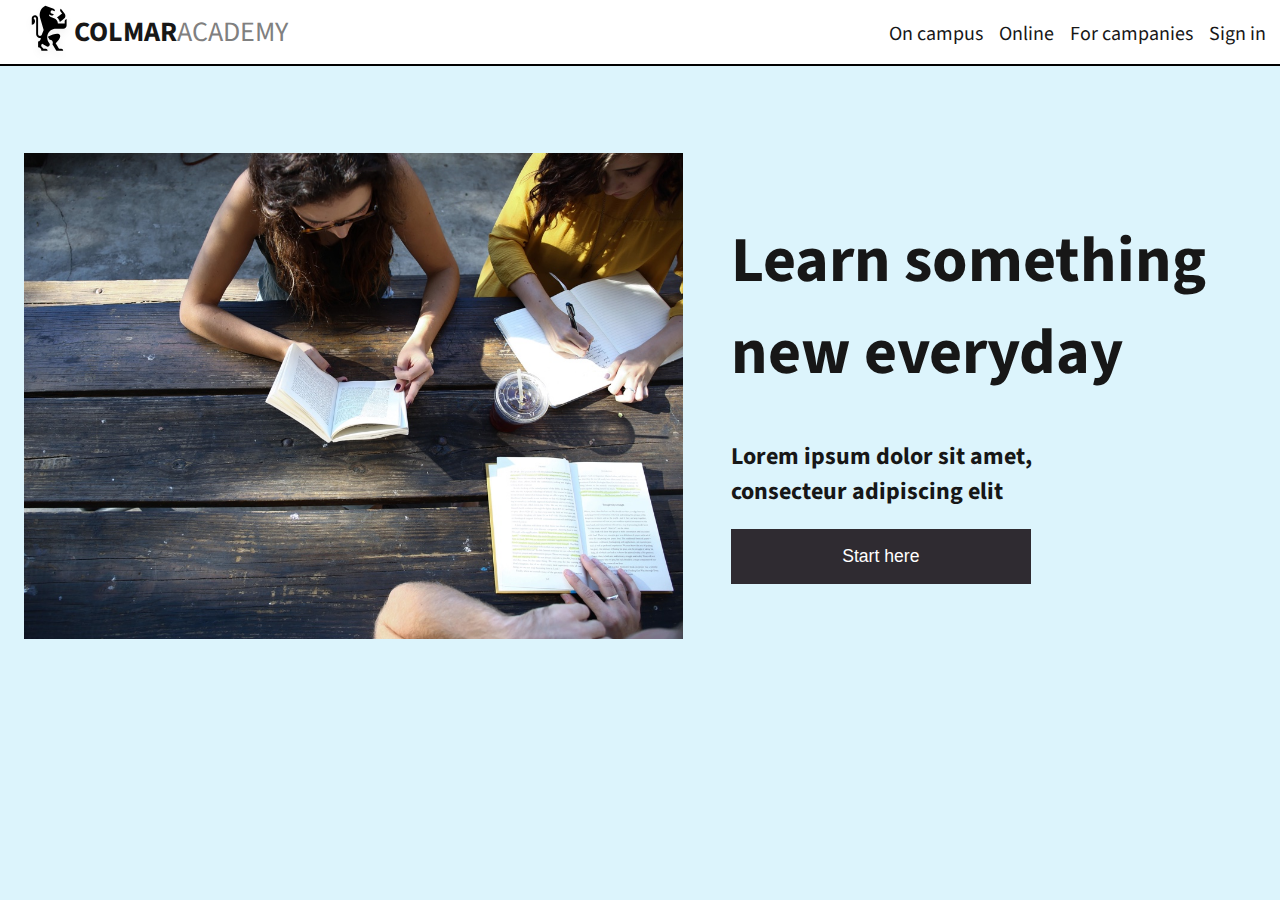
<file: website/gitwebsite.html>
<!doctype html>

<html lang="en">
<head>
  <meta charset="utf-8">

  <title>The HTML5 Herald</title>
  <meta name="description" content="The HTML5 Herald">
  <meta name="author" content="SitePoint">

  <link href="https://fonts.googleapis.com/css2?family=Source+Sans+Pro:ital,wght@0,300;0,400;0,700;1,300;1,400;1,700&display=swap" rel="stylesheet">
  <link rel="stylesheet" href="./ressources/css/styles.css">

</head>

<body>
    <!-- Navigation Area -->

    <header>

        <div class="nav">

            <div class="logo">
                <img src="/website/ressources/capstone_colmar_assets/capstone_colmar_assets/images/ic-logo.svg">
            
                <div class="logo-text">
                    <span class="nav-colmar">COLMAR</span><span class="nav-academy">ACADEMY</span>
                </div>
            </div>


            <nav class="navigation">
                <ul>
                    <li>On campus</li>
                    <li>Online</li>
                    <li>For campanies</li>
                    <li>Sign in</li>
                </ul>
            </nav>
        </div>

    </header>

    <!-- Content Area -->

    <div class="content-area">

        <div class="content-area-img">
            <img src="../website/ressources/capstone_colmar_assets/capstone_colmar_assets/images/banner.jpg" class="img-banner">
        </div>

        <div class="container-content-area-text">
            <div class="content-area-text">
                <h1 class="content-area-h"> Learn something new everyday</h1>
    
                <p class="content-area-p">Lorem ipsum dolor sit amet, 
                    <br/>consecteur adipiscing elit</p>
    
                <button class="content-area-button">Start here</button>
            </div>
        </div>

    </div>

    <footer>

    </footer>
</body>
</html>
</file>
<file: website/ressources/css/styles.css>
/********* Generall Area *******/

body {
    margin: 0;
    padding: 0;
    box-sizing: border-box;
    background-color: rgb(220, 244, 252);
    color: #171717;
    font-family: 'Source Sans Pro', sans-serif;
    padding-top: 64px;
}

html {
    font-size: 16px;
}

h1, h2, h3, h4, h5, h6, p {
    margin: 0;
    padding: 0;
}

/********* Header Area *******/

header {
    height: 64px;
    position: fixed;
    width: 97%;
    right: 0;
    left: 0;
    top: 0;
    border-bottom: 2px solid black;
    padding: 0px 24px 0px 24px;
    z-index: 10;
    background-color: white;
}

li {
    list-style: none;
}
.nav {
    display: flex;
    justify-content: space-between;
    height: 64px;
}

.logo {
    display: flex;
    justify-content: center;
    align-items: center;
}

.navigation ul {
    display: flex;
    align-items: center;
    vertical-align: middle;
}

.navigation ul li {
    padding-left: 16px;
}

.navigation {
    margin: auto 0;
    font-size: 20px;
}

.logo-text {
    font-weight: bold;
}

.logo-text .nav-academy {
    color: grey;
    font-weight: lighter;
}

.logo img {
    height: auto;
    width: 50px;
}

.logo span {
    font-size: 28px;
}

/********* Content Banner Area *******/

.content-area {
    display: flex;
    margin: 35px 24px;
    height: 600px;
    align-items: center;
}

.content-area-img img {
    max-width: 100%;
    height: auto;
    object-fit: contain;
}

.content-area-img {
    margin-right: 24px;
}

.container-content-area-text
{
    height: 100%;
    padding-left: 24px;
    display: flex;
    align-items: center;
}

.content-area-text {
    width: 100%;
}

.content-area-h {
    margin: 0px 0px 20px 0px;
    font-size: 4rem;
}

.content-area-p {
    padding: 20px 0;
    font-size: 1.5rem;
    font-weight: bold;
}

.content-area-button {
    width: 300px;
    height: 55px;
    background-color: rgb(47, 43, 49);
    color: white;
    font-size: 1.1rem;
    border: 0px;
    transition: 300ms background-color ease-in-out ;
    cursor: pointer;
}

.content-area-button:hover {
    background-color:  rgb(96, 93, 97);;
}

/********* Content 1 Area *******/

.content-container {
    background-color: white;
    padding-bottom: 32px;
}

.content-container-right {
    padding: 32px 0;
    display: flex;
    flex-direction: column;
}

.content-container-left {
width: 60%;
float: left;
padding: 32px 24px;
border-right: 1px solid gray;
}

.content-img img{
    max-width: 100%;
    height: auto;
}

.content-container-left h1 {
    font-weight: bold;
    margin: 32px 0px 24px 0px;
    font-size: 2.4rem;
}

.content-container-left p {
    font-weight: lighter;
    font-size: 0.85rem;
    margin-bottom: 24px;
}

.content-container-left span {
    font-size: 0.85rem;
}

.content-container-right .orientation, .campus, .guest-lecture {
    display: flex;
    align-content: center;
}

.content-container-right img {
    max-width: 35%;
    height: auto;
}

.content-container-right .orientation-text {
    width: 60%;
    display: inline-flex;
    justify-content: left;
    align-content: center;
    flex-wrap: wrap;
}

.content-container-right .guest-lecture img{
    padding: 16px 16px;
}

.content-container-right .orientation img {
    padding: 16px 16px 16px 16px;
}

.content-container-right .campus img {
    padding: 16px 16px 16px 16px;
}

.campus {
    border-bottom: 1px solid gray;
    border-top: 1px solid gray;
}

.orientation-text {
    opacity: 0.65;
}

.orientation {
    border-top: 1px solid gray;
}

.guest-lecture {
    border-bottom: 1px solid gray;
}

.orientation-text h2 {
    padding-bottom: 8px;
}

.orientation-text p {
    padding-bottom: 8px;
}

.orientation-text a {
    text-decoration: none;
    margin-right: 200px;
}

.orientation:hover, .campus:hover, .guest-lecture:hover {
    background-color: rgb(223, 223, 223);
}

/********* Learning Area *******/

.learning {
    padding: 0px 72px 32px 72px;
}

.learning h1 {
    text-align: center;
    margin: 32px 0px;
    font-size: 3rem;
}

#learning-content-container {
    background-color: white;
    width: 400px;
}

.learning-content-container-text {
    padding: 16px 24px 24px 16px;
}

.learning-content-container-text span {
    font-size: 2rem;
    font-weight: bold;
    opacity: 0.8;
}

.learning-content-container-text p {
    margin-top: 8px;
    font-weight: lighter;
    font-size: 1rem;
    opacity: 0.8;
}

.learning-content-top {
    margin-bottom: 32px;
    display: flex;
    justify-content: space-between;
    flex-wrap: wrap;
}

.learning-content-bottom {
    display: flex;
    justify-content: space-between;
    flex-wrap: wrap;
}

.learning-content-container-2, .learning-content-container-5 {
    margin: 0px 32px;
}

#learning-content-container img {
    overflow: hidden;
    width: 400px;
}

/********** Exhibit-Area ********/

.exhibit-area {
    background-color: white;
    padding: 32px 24px;
}

.exhibit-area h1 {
    text-align: center;
    font-size: 2.5rem;
    margin-bottom: 32px;
}

.exhibit-area-content {
    display: flex;
}
.exhibit-area-content-left {
    width: 60%;
    padding-right: 24px;
}

.exhibit-area-content-left p {
    margin-top: 8px;
    opacity: 0.8;
    color: gray;
    font-weight: lighter;
    font-size: 0.9rem;
}

.exhibit-area-content-left h3 {
    font-size: 1.8rem;
    opacity: 0.9;
}

.exhibit-area video {
    max-width: 100%;
    padding-bottom: 24px;
}

.exhibit-area-content-right {
    width: 40%;
}

#exhibit-area-content-left-container {
    padding: 16px 16px 16px 16px;
    display: flex;
    align-items: center;
    transition-duration: 300ms;
    transition-property: background-color;
    transition-timing-function: ease-in-out;
    border: 1px solid rgb(204, 204, 204);
}

#exhibit-area-content-left-container img {
    max-width: 35%;
    height: auto;
}

#exhibit-area-content-left-container:hover {
    background-color: rgb(223, 223, 223);
}

#exhibit-area-left-text {
    padding-left: 16px;
    width: 65%;
}

#exhibit-area-left-text h2 {
    font-size: 1.8rem;
    opacity: 0.7;
    line-height: 150%;
}

#exhibit-area-left-text p {
    font-size: 1rem;
    opacity: 0.7;
    font-weight: lighter;
}

/********** Footer-Area ********/

footer {
    margin: 16px 24px;
    display: flex;
    align-items: center;
    justify-content: space-between;
    text-decoration: none;
    font-size: 0.8rem;
    opacity: 0.8;
    color: gray;
    font-weight: lighter;
}
</file>
